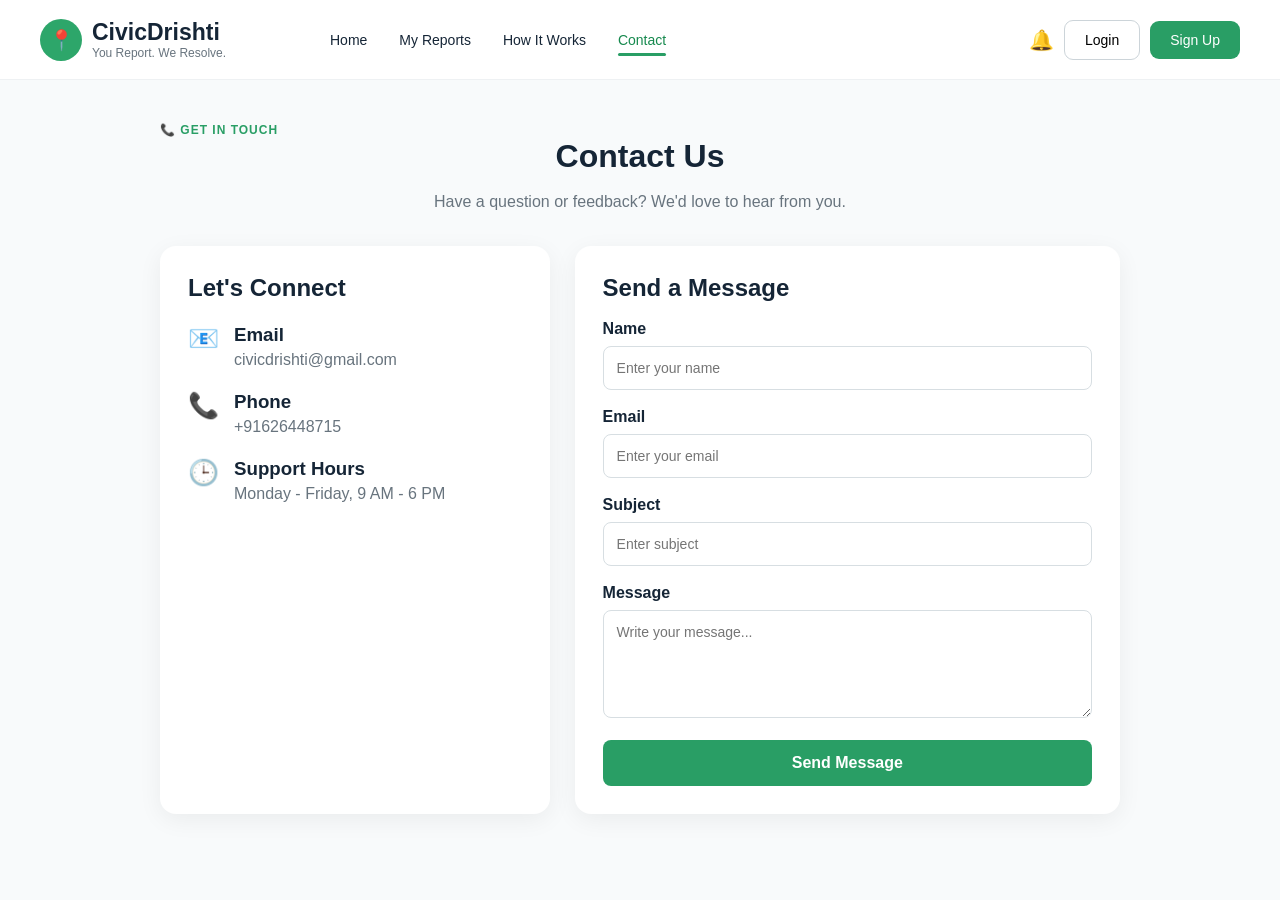
<file: contacts.html>
<!DOCTYPE html>
<html lang="en">

<head>
    <meta charset="UTF-8">
    <meta name="viewport" content="width=device-width,initial-scale=1.0">
    <title>Contact - CivicDrishti</title>
    <link rel="stylesheet" href="style.css">
    <style>
        .contact-page {
            max-width: 1000px;
            margin: 40px auto;
            padding: 0 20px
        }

        .contact-page h1 {
            text-align: center
        }

        .contact-page>p {
            text-align: center;
            color: #68747e;
            margin-bottom: 35px
        }

        .contact-grid {
            display: grid;
            grid-template-columns: 1fr 1.4fr;
            gap: 25px
        }

        .contact-card,
        .contact-form {
            background: white;
            padding: 28px;
            border-radius: 16px;
            box-shadow: 0 6px 25px rgba(0, 0, 0, .06)
        }

        .contact-item {
            display: flex;
            gap: 15px;
            margin: 22px 0
        }

        .contact-icon {
            font-size: 25px
        }

        .contact-item h3 {
            margin: 0 0 5px
        }

        .contact-item p {
            margin: 0;
            color: #68747e
        }

        .form-group {
            margin-bottom: 18px
        }

        .form-group label {
            display: block;
            font-weight: bold;
            margin-bottom: 8px
        }

        .form-group input,
        .form-group textarea {
            width: 100%;
            box-sizing: border-box;
            padding: 13px;
            border: 1px solid #d7dee2;
            border-radius: 8px;
            font-family: inherit;
            font-size: 14px
        }

        .form-group textarea {
            resize: vertical
        }

        .contact-btn {
            width: 100%;
            padding: 14px;
            border: 0;
            border-radius: 8px;
            background: #299e65;
            color: white;
            font-size: 16px;
            font-weight: bold;
            cursor: pointer
        }

        .message {
            display: none;
            margin-top: 15px;
            padding: 12px;
            border-radius: 8px;
            background: #e8f7ee;
            color: #258b55;
            text-align: center
        }

        @media(max-width:700px) {
            .contact-grid {
                grid-template-columns: 1fr
            }
        }
    </style>
</head>

<body>
    <header class="navbar">
        <div class="logo">
            <div class="logo-icon">📍</div>
            <div>
                <h2>CivicDrishti</h2>
                <p>You Report. We Resolve.</p>
            </div>
        </div>
        <nav>
            <a href="index.html">Home</a>
            <a href="myreports.html">My Reports</a>
            <a href="how-it-works.html">How It Works</a>
            <a href="contacts.html" class="active">Contact</a>
        </nav>
        <div class="nav-buttons">
            <button class="notification" onclick="showNotifications()">🔔</button>
            <button class="login-btn" onclick="location.href='login.html'">Login</button>
            <button class="signup-btn" onclick="location.href='signup.html'">Sign Up</button>
        </div>
    </header>
    <main class="contact-page">
        <span class="small-title">📞 GET IN TOUCH</span>
        <h1>Contact <span>Us</span></h1>
        <br>
        <p>Have a question or feedback? We'd love to hear from you.</p>
        <div class="contact-grid">
            <div class="contact-card">
                <h2>Let's Connect</h2>
                <div class="contact-item">
                    <div class="contact-icon">📧</div>
                    <div>
                        <h3>Email</h3>
                        <p>civicdrishti@gmail.com</p>
                    </div>
                </div>
                <div class="contact-item">
                    <div class="contact-icon">📞</div>
                    <div>
                        <h3>Phone</h3>
                        <p>+91626448715</p>
                    </div>
                </div>
                <div class="contact-item">
                    <div class="contact-icon">🕒</div>
                    <div>
                        <h3>Support Hours</h3>
                        <p>Monday - Friday, 9 AM - 6 PM</p>
                    </div>
                </div>
            </div>
            <div class="contact-form">
                <h2>Send a Message</h2>
                <form id="contactForm">
                    <div class="form-group">
                        <br>
                        <label for="name">Name</label>
                        <input type="text" id="name" placeholder="Enter your name" required>
                    </div>
                    <div class="form-group">
                        <label for="email">Email</label>
                        <input type="email" id="email" placeholder="Enter your email" required>
                    </div>
                    <div class="form-group">
                        <label for="subject">Subject</label>
                        <input type="text" id="subject" placeholder="Enter subject" required>
                    </div>
                    <div class="form-group">
                        <label for="messageText">Message</label>
                        <textarea id="messageText" rows="5" placeholder="Write your message..." required></textarea>
                    </div>
                    <button class="contact-btn" type="submit">Send Message</button>
                    <div class="message" id="message"></div>
                </form>
            </div>
        </div>
    </main>
    <script>
        function showNotifications() {
            const reports = JSON.parse(localStorage.getItem("civicReports") || "[]");
            alert(reports.length ? `You have ${reports.length} report${reports.length === 1 ? "" : "s"} saved on this device.` : "You have no reports yet.");
        }

        document.getElementById("contactForm").addEventListener("submit", e => {
            e.preventDefault();
            const message = document.getElementById("message");
            message.textContent = "✅ Your message has been sent successfully!";
            message.style.display = "block";
            document.getElementById("contactForm").reset();
        });
    </script>
</body>

</html>
</file>
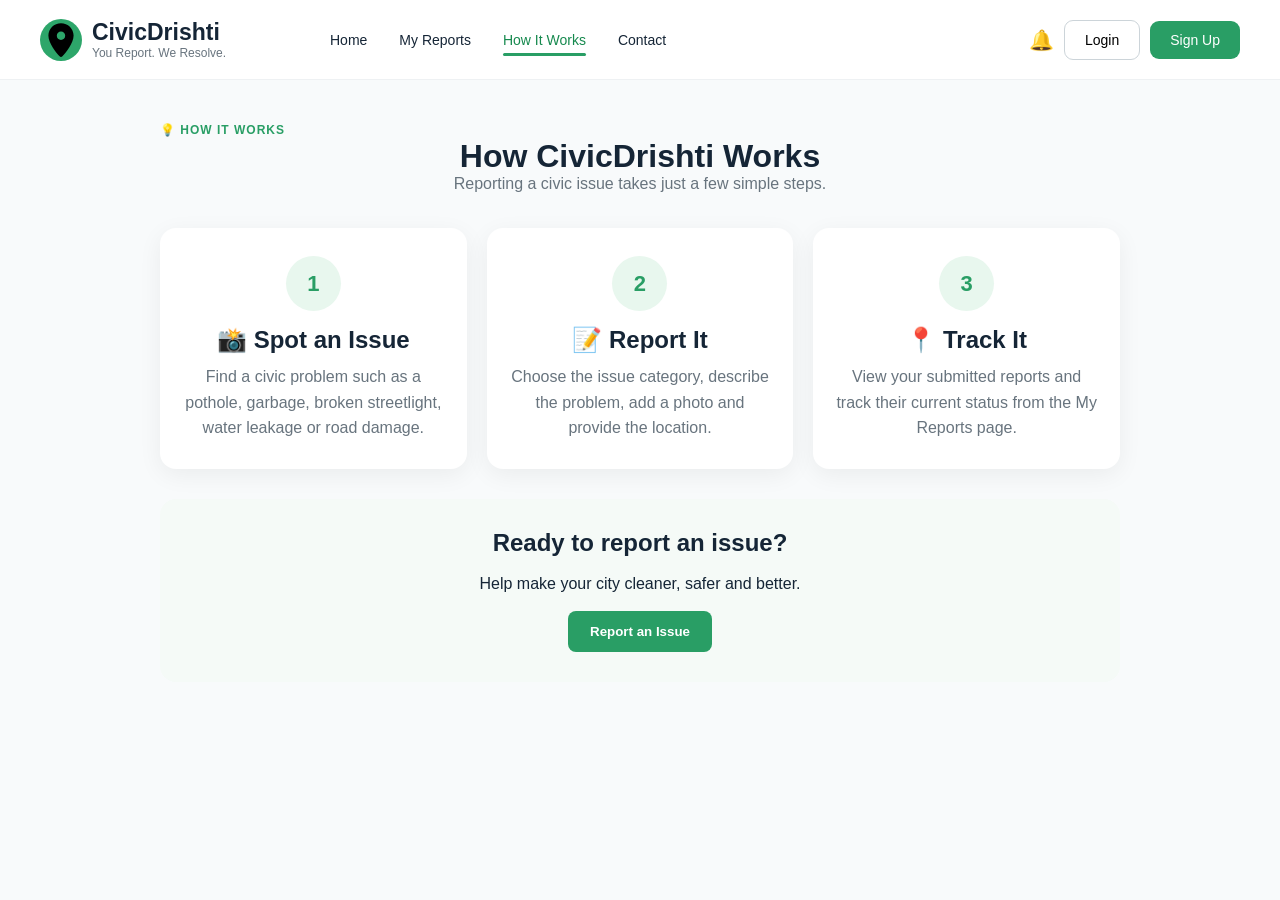
<file: how-it-works.html>
<!DOCTYPE html>
<html lang="en">

<head>
    <meta charset="UTF-8">
    <meta name="viewport" content="width=device-width,initial-scale=1.0">
    <title>How It Works - CivicDrishti</title>
    <link rel="stylesheet" href="style.css">
    <style>
        .how-page {
            max-width: 1000px;
            margin: 40px auto;
            padding: 0 20px
        }

        .how-page h1 {
            text-align: center
        }

        .how-page>p {
            text-align: center;
            color: #68747e;
            margin-bottom: 35px
        }

        .steps {
            display: grid;
            grid-template-columns: repeat(3, 1fr);
            gap: 20px
        }

        .step {
            background: white;
            padding: 28px 22px;
            border-radius: 16px;
            text-align: center;
            box-shadow: 0 6px 25px rgba(0, 0, 0, .06)
        }

        .step-number {
            width: 55px;
            height: 55px;
            border-radius: 50%;
            background: #e8f7ee;
            color: #299e65;
            display: flex;
            align-items: center;
            justify-content: center;
            font-size: 22px;
            font-weight: bold;
            margin: 0 auto 15px
        }

        .step h2 {
            margin: 10px 0
        }

        .step p {
            color: #68747e;
            line-height: 1.6
        }

        .start-box {
            margin-top: 30px;
            background: #f5faf7;
            padding: 30px;
            border-radius: 16px;
            text-align: center
        }

        .start-box button {
            padding: 13px 22px;
            border: 0;
            border-radius: 8px;
            background: #299e65;
            color: white;
            font-weight: bold;
            cursor: pointer
        }

        @media(max-width:700px) {
            .steps {
                grid-template-columns: 1fr
            }
        }
    </style>
</head>

<body>
    <header class="navbar">
        <div class="logo">
            <div class="logo-icon"><svg xmlns="http://www.w3.org/2000/svg" viewBox="0 0 640 640"><!--!Font Awesome Free v7.3.1 by @fontawesome - https://fontawesome.com License - https://fontawesome.com/license/free Copyright 2026 Fonticons, Inc.--><path d="M128 252.6C128 148.4 214 64 320 64C426 64 512 148.4 512 252.6C512 371.9 391.8 514.9 341.6 569.4C329.8 582.2 310.1 582.2 298.3 569.4C248.1 514.9 127.9 371.9 127.9 252.6zM320 320C355.3 320 384 291.3 384 256C384 220.7 355.3 192 320 192C284.7 192 256 220.7 256 256C256 291.3 284.7 320 320 320z"/></svg></div>
            <div>
                <h2>CivicDrishti</h2>
                <p>You Report. We Resolve.</p>
            </div>
        </div>
        <nav>
            <a href="index.html">Home</a>
            <a href="myreports.html">My Reports</a>
            <a href="how-it-works.html" class="active">How It Works</a>
            <a href="contacts.html">Contact</a>
        </nav>
        <div class="nav-buttons">
            <button class="notification" onclick="showNotifications()">🔔</button>
            <button class="login-btn" onclick="location.href='login.html'">Login</button>
            <button class="signup-btn" onclick="location.href='signup.html'">Sign Up</button>
        </div>
    </header>
    <main class="how-page">
        <span class="small-title">💡 HOW IT WORKS</span>
        <h1>How <span>CivicDrishti</span> Works</h1>
        <p>Reporting a civic issue takes just a few simple steps.</p>
        <div class="steps">
            <div class="step">
                <div class="step-number">1</div>
                <h2>📸 Spot an Issue</h2>
                <p>Find a civic problem such as a pothole, garbage, broken streetlight, water leakage or road damage.
                </p>
            </div>
            <div class="step">
                <div class="step-number">2</div>
                <h2>📝 Report It</h2>
                <p>Choose the issue category, describe the problem, add a photo and provide the location.</p>
            </div>
            <div class="step">
                <div class="step-number">3</div>
                <h2>📍 Track It</h2>
                <p>View your submitted reports and track their current status from the My Reports page.</p>
            </div>
        </div>
        <div class="start-box">
            <h2>Ready to report an issue?</h2>
            <br>
            <p>Help make your city cleaner, safer and better.</p>
            <br>
            <button onclick="location.href='report.html'">Report an Issue</button>
        </div>
    </main>
    <script>
        function showNotifications() {
            const reports = JSON.parse(localStorage.getItem("civicReports") || "[]");
            alert(reports.length ? `You have ${reports.length} report${reports.length === 1 ? "" : "s"} saved on this device.` : "You have no reports yet.");
        }
    </script>
</body>

</html>
</file>
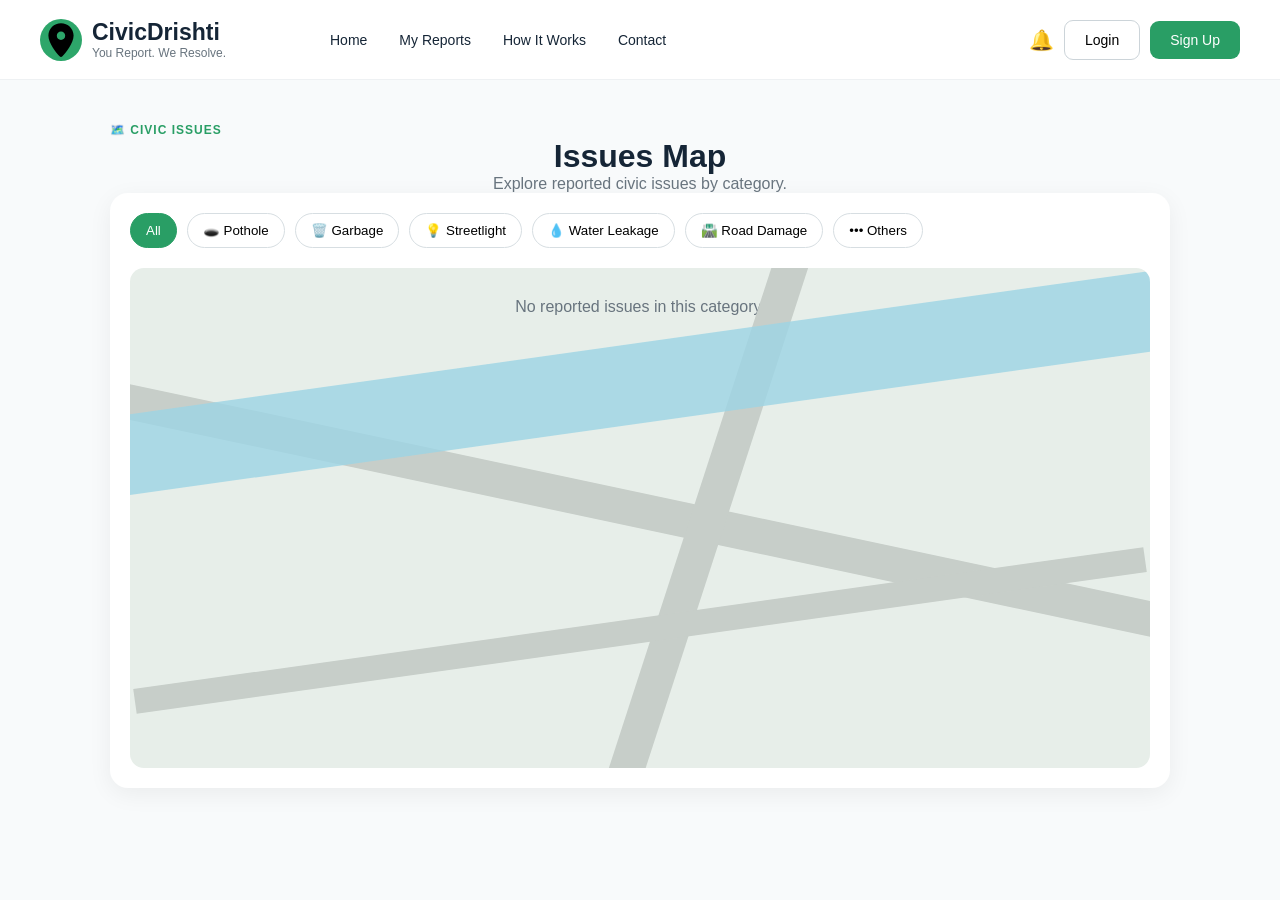
<file: issuesmap.html>
<!DOCTYPE html>
<html lang="en">

<head>
    <meta charset="UTF-8">
    <meta name="viewport" content="width=device-width,initial-scale=1.0">
    <title>Issues Map - CivicDrishti</title>
    <link rel="stylesheet" href="style.css">
    <style>
        .map-page {
            max-width: 1100px;
            margin: 40px auto;
            padding: 0 20px
        }

        .map-page h1 {
            text-align: center
        }

        .map-page>p {
            text-align: center;
            color: #68747e
        }

        .map-wrapper {
            background: white;
            border-radius: 18px;
            padding: 20px;
            box-shadow: 0 6px 25px rgba(0, 0, 0, .06)
        }

        .filters {
            display: flex;
            gap: 10px;
            flex-wrap: wrap;
            margin-bottom: 20px
        }

        .filters button {
            padding: 9px 15px;
            border: 1px solid #d7dee2;
            background: white;
            border-radius: 20px;
            cursor: pointer
        }

        .filters button.active {
            background: #299e65;
            color: white;
            border-color: #299e65
        }

        .big-map {
            height: 500px;
            background: #e7eee9;
            border-radius: 14px;
            position: relative;
            overflow: hidden
        }

        .big-map .road {
            position: absolute;
            background: #c7cec9
        }

        .big-map .road1 {
            width: 120%;
            height: 35px;
            top: 45%;
            left: -10%;
            transform: rotate(12deg)
        }

        .big-map .road2 {
            height: 120%;
            width: 35px;
            left: 55%;
            top: -10%;
            transform: rotate(18deg)
        }

        .big-map .road3 {
            width: 100%;
            height: 25px;
            top: 70%;
            left: 0;
            transform: rotate(-8deg)
        }

        .big-map .river {
            position: absolute;
            width: 130%;
            height: 80px;
            background: #9dd5e5;
            top: 15%;
            left: -15%;
            transform: rotate(-8deg)
        }

        .issue-marker {
            position: absolute;
            font-size: 28px;
            cursor: pointer;
            transform: translate(-50%, -50%);
            z-index: 5
        }

        .map-info {
            margin-top: 15px;
            padding: 15px;
            background: #f5faf7;
            border-radius: 10px;
            display: none
        }

        .map-info h3 {
            margin: 0 0 8px
        }

        .map-info p {
            margin: 5px 0;
            color: #68747e
        }

        .no-issues {
            text-align: center;
            padding: 30px;
            color: #68747e
        }
    </style>
</head>

<body>
    <header class="navbar">
        <div class="logo">
            <div class="logo-icon"><svg xmlns="http://www.w3.org/2000/svg" viewBox="0 0 640 640"><!--!Font Awesome Free v7.3.1 by @fontawesome - https://fontawesome.com License - https://fontawesome.com/license/free Copyright 2026 Fonticons, Inc.--><path d="M128 252.6C128 148.4 214 64 320 64C426 64 512 148.4 512 252.6C512 371.9 391.8 514.9 341.6 569.4C329.8 582.2 310.1 582.2 298.3 569.4C248.1 514.9 127.9 371.9 127.9 252.6zM320 320C355.3 320 384 291.3 384 256C384 220.7 355.3 192 320 192C284.7 192 256 220.7 256 256C256 291.3 284.7 320 320 320z"/></svg></div>
            <div>
                <h2>CivicDrishti</h2>
                <p>You Report. We Resolve.</p>
            </div>
        </div>
        <nav>
            <a href="index.html">Home</a>
            <a href="myreports.html">My Reports</a>
            <a href="how-it-works.html">How It Works</a>
            <a href="contacts.html">Contact</a>
        </nav>
        <div class="nav-buttons">
            <button class="notification" onclick="showNotifications()">🔔</button>
            <button class="login-btn" onclick="location.href='login.html'">Login</button>
            <button class="signup-btn" onclick="location.href='signup.html'">Sign Up</button>
        </div>
    </header>
    <main class="map-page">
        <span class="small-title">🗺️ CIVIC ISSUES</span>
        <h1>Issues <span>Map</span></h1>
        <p>Explore reported civic issues by category.</p>
        <div class="map-wrapper">
            <div class="filters">
                <button class="filter active" data-category="All">All</button>
                <button class="filter" data-category="Pothole">🕳️ Pothole</button>
                <button class="filter" data-category="Garbage">🗑️ Garbage</button>
                <button class="filter" data-category="Streetlight">💡 Streetlight</button>
                <button class="filter" data-category="Water Leakage">💧 Water Leakage</button>
                <button class="filter" data-category="Road Damage">🛣️ Road Damage</button>
                <button class="filter" data-category="Others">••• Others</button>
            </div>
            <div class="big-map" id="issueMap">
                <div class="road road1"></div>
                <div class="road road2"></div>
                <div class="road road3"></div>
                <div class="river"></div>
            </div>
            <div class="map-info" id="mapInfo"></div>
        </div>
    </main>
    <script>
        const icons = { "Pothole": "🕳️", "Garbage": "🗑️", "Streetlight": "💡", "Water Leakage": "💧", "Road Damage": "🛣️", "Others": "•••" };
        const positions = [[20, 55], [35, 35], [52, 65], [68, 45], [82, 62], [45, 22], [75, 25], [25, 75]];

        function getReports() {
            return JSON.parse(localStorage.getItem("civicReports") || "[]");
        }

        function showNotifications() {
            const reports = getReports();
            alert(reports.length ? `You have ${reports.length} report${reports.length === 1 ? "" : "s"} saved on this device.` : "You have no reports yet.");
        }

        function escapeHtml(value) {
            return String(value || "").replace(/[&<>"']/g, c => ({ "&": "&amp;", "<": "&lt;", ">": "&gt;", '"': "&quot;", "'": "&#039;" }[c]));
        }

        function renderMap(category = "All") {
            const map = document.getElementById("issueMap");
            map.querySelectorAll(".issue-marker,.no-issues").forEach(e => e.remove());
            const reports = getReports();
            const visible = reports.filter(r => category === "All" || r.category === category);
            visible.forEach((r, i) => {
                const marker = document.createElement("span");
                const pos = positions[i % positions.length];
                marker.className = "issue-marker";
                marker.textContent = "📍";
                marker.style.left = pos[0] + "%";
                marker.style.top = pos[1] + "%";
                marker.title = r.category;
                marker.onclick = () => {
                    const info = document.getElementById("mapInfo");
                    info.style.display = "block";
                    info.innerHTML = `<h3>${icons[r.category] || "📍"} ${escapeHtml(r.category)}</h3><p>${escapeHtml(r.description)}</p><p>📍 ${escapeHtml(r.address)}</p><p>🟢 Status: ${escapeHtml(r.status)}</p>`;
                };
                map.appendChild(marker);
            });

            if (!visible.length) {
                const empty = document.createElement("div");
                empty.className = "no-issues";
                empty.textContent = "No reported issues in this category.";
                map.appendChild(empty);
            }
        }
        document.querySelectorAll(".filter").forEach(button => {
            button.addEventListener("click", () => {
                document.querySelectorAll(".filter").forEach(b => b.classList.remove("active"));
                button.classList.add("active");
                renderMap(button.dataset.category);
            });
        });
        const params = new URLSearchParams(location.search);
        const selected = params.get("category");
        if (selected) {
            const button = document.querySelector(`[data-category="${CSS.escape(selected)}"]`);
            if (button) button.click();
            else renderMap();
        } else {
            renderMap();
        }
    </script>
</body>
</html>
</file>
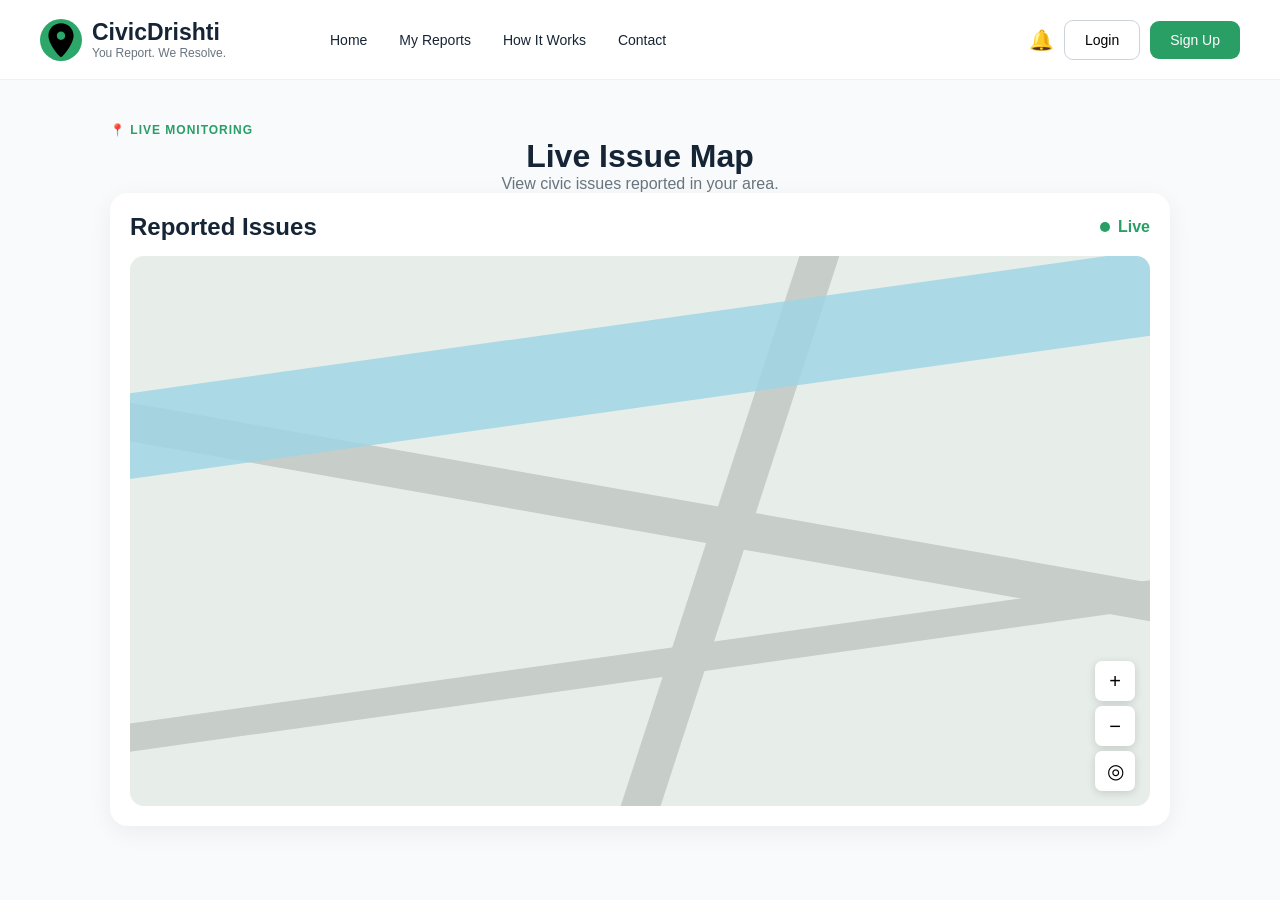
<file: liveissues.html>
<!DOCTYPE html>
<html lang="en">

<head>
    <meta charset="UTF-8">
    <meta name="viewport" content="width=device-width,initial-scale=1.0">
    <title>Live Issue Map - CivicDrishti</title>
    <link rel="stylesheet" href="style.css">
    <style>
        .live-page {
            max-width: 1100px;
            margin: 40px auto;
            padding: 0 20px
        }

        .live-page h1 {
            text-align: center
        }

        .live-page>p {
            text-align: center;
            color: #68747e
        }

        .live-map-box {
            background: white;
            padding: 20px;
            border-radius: 18px;
            box-shadow: 0 6px 25px rgba(0, 0, 0, .06)
        }

        .live-map {
            height: 550px;
            background: #e7eee9;
            border-radius: 14px;
            position: relative;
            overflow: hidden
        }

        .road {
            position: absolute;
            background: #c7cec9
        }

        .road1 {
            width: 120%;
            height: 38px;
            top: 43%;
            left: -10%;
            transform: rotate(10deg)
        }

        .road2 {
            height: 120%;
            width: 38px;
            left: 57%;
            top: -10%;
            transform: rotate(18deg)
        }

        .road3 {
            width: 110%;
            height: 28px;
            top: 72%;
            left: -5%;
            transform: rotate(-8deg)
        }

        .river {
            position: absolute;
            width: 130%;
            height: 85px;
            background: #9dd5e5;
            top: 12%;
            left: -15%;
            transform: rotate(-8deg)
        }

        .live-marker {
            position: absolute;
            font-size: 30px;
            cursor: pointer;
            transform: translate(-50%, -50%);
            z-index: 5
        }

        .live-marker:hover {
            transform: translate(-50%, -50%) scale(1.2)
        }

        .live-title {
            display: flex;
            justify-content: space-between;
            align-items: center;
            margin-bottom: 15px
        }

        .live-title h2 {
            margin: 0
        }

        .live-status {
            display: flex;
            align-items: center;
            gap: 8px;
            color: #299e65;
            font-weight: bold
        }

        .dot {
            width: 10px;
            height: 10px;
            background: #299e65;
            border-radius: 50%;
            display: inline-block
        }

        .info {
            display: none;
            margin-top: 15px;
            padding: 18px;
            background: #f5faf7;
            border-radius: 10px
        }

        .info h3 {
            margin: 0 0 8px
        }

        .info p {
            margin: 6px 0;
            color: #68747e
        }

        .controls {
            position: absolute;
            right: 15px;
            bottom: 15px;
            display: flex;
            flex-direction: column;
            gap: 5px
        }

        .controls button {
            width: 40px;
            height: 40px;
            border: 0;
            background: white;
            border-radius: 7px;
            font-size: 20px;
            cursor: pointer;
            box-shadow: 0 2px 8px rgba(0, 0, 0, .15)
        }
    </style>
</head>

<body>
    <header class="navbar">
        <div class="logo">
            <div class="logo-icon"><svg xmlns="http://www.w3.org/2000/svg" viewBox="0 0 640 640"><!--!Font Awesome Free v7.3.1 by @fontawesome - https://fontawesome.com License - https://fontawesome.com/license/free Copyright 2026 Fonticons, Inc.--><path d="M128 252.6C128 148.4 214 64 320 64C426 64 512 148.4 512 252.6C512 371.9 391.8 514.9 341.6 569.4C329.8 582.2 310.1 582.2 298.3 569.4C248.1 514.9 127.9 371.9 127.9 252.6zM320 320C355.3 320 384 291.3 384 256C384 220.7 355.3 192 320 192C284.7 192 256 220.7 256 256C256 291.3 284.7 320 320 320z"/></svg></div>
            <div>
                <h2>CivicDrishti</h2>
                <p>You Report. We Resolve.</p>
            </div>
        </div>
        <nav>
            <a href="index.html">Home</a>
            <a href="myreports.html">My Reports</a>
            <a href="how-it-works.html">How It Works</a>
            <a href="contacts.html">Contact</a>
        </nav>
        <div class="nav-buttons">
            <button class="notification" onclick="showNotifications()">🔔</button>
            <button class="login-btn" onclick="location.href='login.html'">Login</button>
            <button class="signup-btn" onclick="location.href='signup.html'">Sign Up</button>
        </div>
    </header>
    <main class="live-page">
        <span class="small-title">📍 LIVE MONITORING</span>
        <h1>Live Issue <span>Map</span></h1>
        <p>View civic issues reported in your area.</p>
        <div class="live-map-box">
            <div class="live-title">
                <h2>Reported Issues</h2>
                <div class="live-status"><span class="dot"></span>Live</div>
            </div>
            <div class="live-map" id="liveMap">
                <div class="road road1"></div>
                <div class="road road2"></div>
                <div class="road road3"></div>
                <div class="river"></div>
                <div class="controls">
                    <button id="zoomIn">+</button>
                    <button id="zoomOut">−</button>
                    <button id="locate">◎</button>
                </div>
            </div>
            <div class="info" id="info"></div>
        </div>
    </main>
    <script>
        const icons = { "Pothole": "🕳️", "Garbage": "🗑️", "Streetlight": "💡", "Water Leakage": "💧", "Road Damage": "🛣️", "Others": "•••" };
        const positions = [[18, 55], [32, 35], [48, 65], [65, 43], [80, 62], [43, 23], [73, 25], [25, 75], [58, 30], [87, 40]];

        function getReports() {
            return JSON.parse(localStorage.getItem("civicReports") || "[]");
        }

        function showNotifications() {
            const reports = getReports();
            alert(reports.length ? `You have ${reports.length} report${reports.length === 1 ? "" : "s"} saved on this device.` : "You have no reports yet.");
        }

        function escapeHtml(value) {
            return String(value || "").replace(/[&<>"']/g, c => ({ "&": "&amp;", "<": "&lt;", ">": "&gt;", '"': "&quot;", "'": "&#039;" }[c]));
        }
        function renderMarkers() {
            const map = document.getElementById("liveMap");
            map.querySelectorAll(".live-marker").forEach(e => e.remove());
            const reports = getReports();
            reports.forEach((r, i) => {
                const marker = document.createElement("span");
                const pos = positions[i % positions.length];
                marker.className = "live-marker";
                marker.textContent = "📍";
                marker.style.left = pos[0] + "%";
                marker.style.top = pos[1] + "%";
                marker.title = r.category;
                marker.onclick = () => {
                    const info = document.getElementById("info");
                    info.style.display = "block";
                    info.innerHTML = `<h3>${icons[r.category] || "📍"} ${escapeHtml(r.category)}</h3><p>${escapeHtml(r.description)}</p><p>📍 ${escapeHtml(r.address)}</p><p>🕒 ${escapeHtml(r.createdAt)}</p><p>🟢 Status: ${escapeHtml(r.status)}</p>`;
                };
                map.appendChild(marker);
            });
        }
        let scale = 1;
        const map = document.getElementById("liveMap");
        document.getElementById("zoomIn").onclick = () => {
            scale = Math.min(scale + .1, 1.5);
            map.style.transform = `scale(${scale})`;
        };
        document.getElementById("zoomOut").onclick = () => {
            scale = Math.max(scale - .1, .7);
            map.style.transform = `scale(${scale})`;
        };
        document.getElementById("locate").onclick = () => {
            if (!navigator.geolocation) {
                alert("Geolocation is not supported by your browser.");
                return;
            }
            navigator.geolocation.getCurrentPosition(
                p => alert(`Your location was found!\n\nLatitude: ${p.coords.latitude.toFixed(6)}\nLongitude: ${p.coords.longitude.toFixed(6)}`),
                () => alert("Unable to get your location.")
            );
        };
        renderMarkers();
    </script>
</body>
</html>
</file>
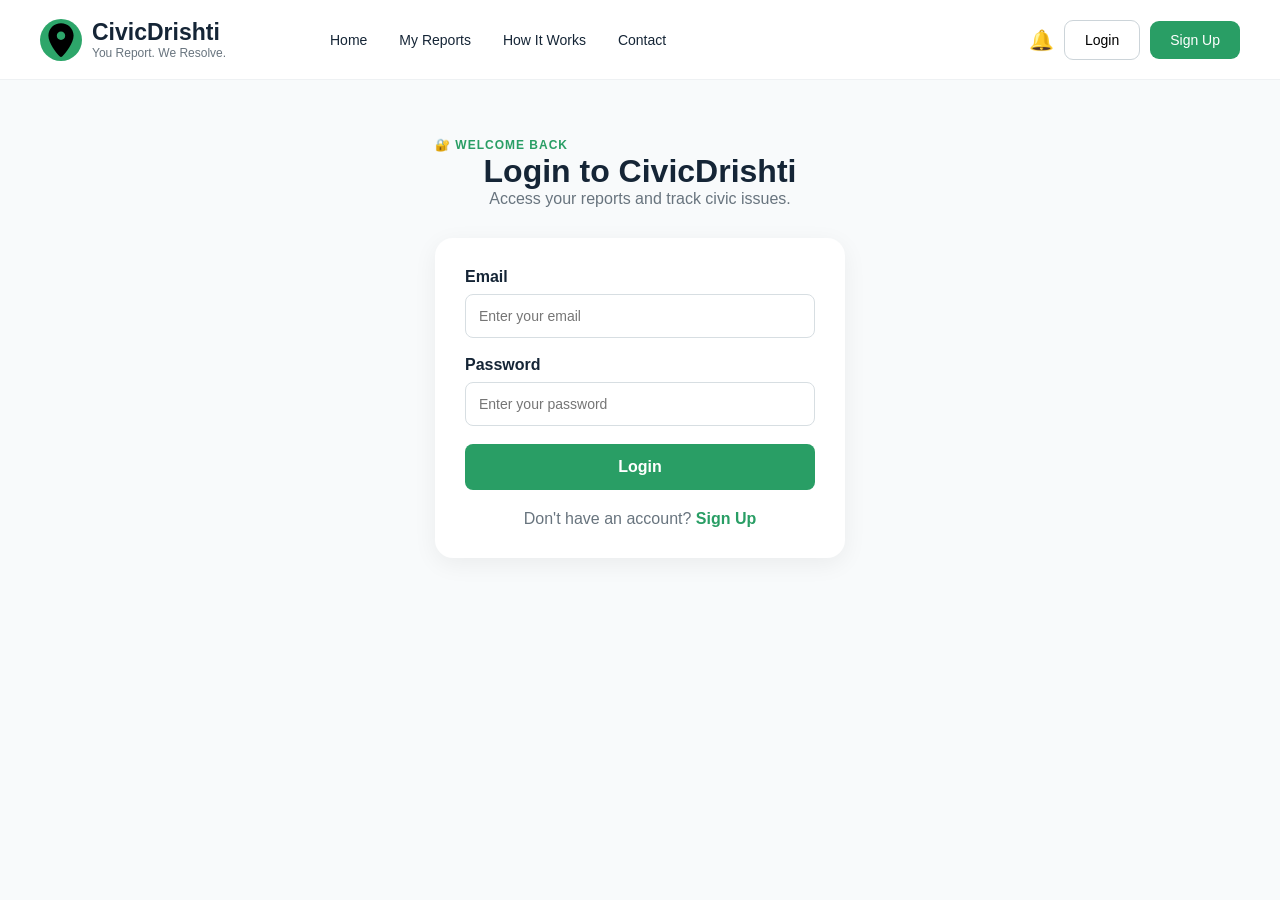
<file: login.html>
<!DOCTYPE html>
<html lang="en">

<head>
    <meta charset="UTF-8">
    <meta name="viewport" content="width=device-width,initial-scale=1.0">
    <title>Login - CivicDrishti</title>
    <link rel="stylesheet" href="style.css">
    <style>
        .auth-page {
            max-width: 450px;
            margin: 55px auto;
            padding: 0 20px
        }

        .auth-page h1 {
            text-align: center
        }

        .auth-page>p {
            text-align: center;
            color: #68747e;
            margin-bottom: 30px
        }

        .auth-card {
            background: white;
            padding: 30px;
            border-radius: 18px;
            box-shadow: 0 6px 25px rgba(0, 0, 0, .06)
        }

        .form-group {
            margin-bottom: 18px
        }

        .form-group label {
            display: block;
            font-weight: bold;
            margin-bottom: 8px
        }

        .form-group input {
            width: 100%;
            box-sizing: border-box;
            padding: 13px;
            border: 1px solid #d7dee2;
            border-radius: 8px;
            font-size: 14px
        }

        .auth-btn {
            width: 100%;
            padding: 14px;
            border: 0;
            border-radius: 8px;
            background: #299e65;
            color: white;
            font-size: 16px;
            font-weight: bold;
            cursor: pointer
        }

        .switch {
            text-align: center;
            margin-top: 20px;
            color: #68747e
        }

        .switch a {
            color: #299e65;
            font-weight: bold;
            text-decoration: none
        }

        .message {
            display: none;
            margin-top: 15px;
            padding: 12px;
            border-radius: 8px;
            text-align: center
        }
    </style>
</head>

<body>
    <header class="navbar">
        <div class="logo">
            <div class="logo-icon"><svg xmlns="http://www.w3.org/2000/svg" viewBox="0 0 640 640"><!--!Font Awesome Free v7.3.1 by @fontawesome - https://fontawesome.com License - https://fontawesome.com/license/free Copyright 2026 Fonticons, Inc.--><path d="M128 252.6C128 148.4 214 64 320 64C426 64 512 148.4 512 252.6C512 371.9 391.8 514.9 341.6 569.4C329.8 582.2 310.1 582.2 298.3 569.4C248.1 514.9 127.9 371.9 127.9 252.6zM320 320C355.3 320 384 291.3 384 256C384 220.7 355.3 192 320 192C284.7 192 256 220.7 256 256C256 291.3 284.7 320 320 320z"/></svg></div>
            <div>
                <h2>CivicDrishti</h2>
                <p>You Report. We Resolve.</p>
            </div>
        </div>
        <nav>
            <a href="index.html">Home</a>
            <a href="myreports.html">My Reports</a>
            <a href="how-it-works.html">How It Works</a>
            <a href="contacts.html">Contact</a>
        </nav>
        <div class="nav-buttons">
            <button class="notification" onclick="showNotifications()">🔔</button>
            <button class="login-btn">Login</button>
            <button class="signup-btn" onclick="location.href='signup.html'">Sign Up</button>
        </div>
    </header>
    <main class="auth-page">
        <span class="small-title">🔐 WELCOME BACK</span>
        <h1>Login to <span>CivicDrishti</span></h1>
        <p>Access your reports and track civic issues.</p>
        <div class="auth-card">
            <form id="loginForm">
                <div class="form-group">
                    <label for="email">Email</label>
                    <input type="email" id="email" placeholder="Enter your email" required>
                </div>
                <div class="form-group">
                    <label for="password">Password</label>
                    <input type="password" id="password" placeholder="Enter your password" required>
                </div>
                <button class="auth-btn" type="submit">Login</button>
                <div class="message" id="message"></div>
            </form>
            <div class="switch">Don't have an account? <a href="signup.html">Sign Up</a></div>
        </div>
    </main>
    <script>
        function showNotifications() {
            const reports = JSON.parse(localStorage.getItem("civicReports") || "[]");
            alert(reports.length ? `You have ${reports.length} report${reports.length === 1 ? "" : "s"} saved on this device.` : "You have no reports yet.");
        }
        document.getElementById("loginForm").addEventListener("submit", e => {
            e.preventDefault();
            const email = document.getElementById("email").value.trim().toLowerCase();
            const password = document.getElementById("password").value;
            const users = JSON.parse(localStorage.getItem("civicUsers") || "[]");
            const user = users.find(u => u.email === email && u.password === password);
            const message = document.getElementById("message");
            message.style.display = "block";
            if (!user) {
                message.textContent = "❌ Invalid email or password.";
                message.style.background = "#fdecec";
                message.style.color = "#c44";
                return;
            }
            localStorage.setItem("civicLoggedIn", "true");
            localStorage.setItem("civicCurrentUser", JSON.stringify(user));
            message.textContent = "✅ Login successful!";
            message.style.background = "#e8f7ee";
            message.style.color = "#258b55";
            setTimeout(() => location.href = "index.html", 800);
        });
    </script>
</body>

</html>
</file>
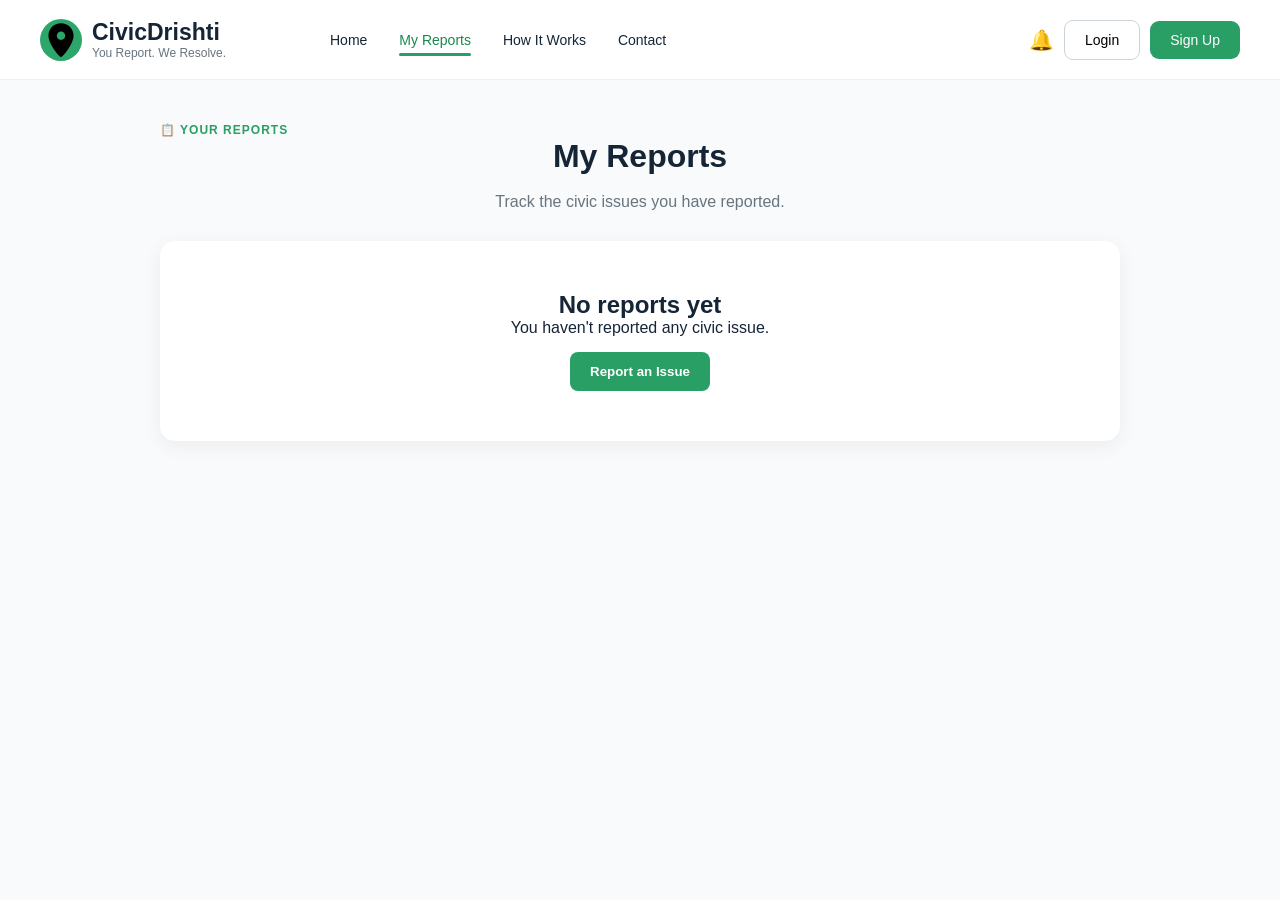
<file: myreports.html>
<!DOCTYPE html>
<html lang="en">

<head>
    <meta charset="UTF-8">
    <meta name="viewport" content="width=device-width,initial-scale=1.0">
    <title>My Reports - CivicDrishti</title>
    <link rel="stylesheet" href="style.css">
    <style>
        .reports-page {
            max-width: 1000px;
            margin: 40px auto;
            padding: 0 20px
        }

        .reports-page h1 {
            text-align: center
        }

        .reports-page>p {
            text-align: center;
            color: #68747e;
            margin-bottom: 30px
        }

        .reports-container {
            display: grid;
            gap: 18px
        }

        .report-card {
            background: white;
            border-radius: 15px;
            padding: 20px;
            box-shadow: 0 5px 20px rgba(0, 0, 0, .06);
            display: flex;
            gap: 20px
        }

        .report-photo {
            width: 150px;
            height: 120px;
            border-radius: 10px;
            object-fit: cover;
            background: #eef4f0;
            display: flex;
            align-items: center;
            justify-content: center;
            font-size: 40px
        }

        .report-details {
            flex: 1
        }

        .report-details h3 {
            margin: 0 0 8px
        }

        .report-details p {
            margin: 7px 0;
            color: #68747e
        }

        .report-status {
            display: inline-block;
            padding: 6px 12px;
            border-radius: 20px;
            background: #e8f7ee;
            color: #258b55;
            font-size: 13px;
            font-weight: bold
        }

        .empty {
            text-align: center;
            background: white;
            padding: 50px 20px;
            border-radius: 15px;
            box-shadow: 0 5px 20px rgba(0, 0, 0, .06)
        }

        .empty button {
            margin-top: 15px;
            padding: 12px 20px;
            border: 0;
            border-radius: 8px;
            background: #299e65;
            color: white;
            font-weight: bold;
            cursor: pointer
        }

        .delete-btn {
            margin-top: 10px;
            padding: 7px 12px;
            border: 0;
            border-radius: 6px;
            background: #f3eeee;
            color: #c44;
            cursor: pointer
        }
    </style>
</head>
<body>
    <header class="navbar">
        <div class="logo">
            <div class="logo-icon"><svg xmlns="http://www.w3.org/2000/svg" viewBox="0 0 640 640"><!--!Font Awesome Free v7.3.1 by @fontawesome - https://fontawesome.com License - https://fontawesome.com/license/free Copyright 2026 Fonticons, Inc.--><path d="M128 252.6C128 148.4 214 64 320 64C426 64 512 148.4 512 252.6C512 371.9 391.8 514.9 341.6 569.4C329.8 582.2 310.1 582.2 298.3 569.4C248.1 514.9 127.9 371.9 127.9 252.6zM320 320C355.3 320 384 291.3 384 256C384 220.7 355.3 192 320 192C284.7 192 256 220.7 256 256C256 291.3 284.7 320 320 320z"/></svg></div>
            <div>
                <h2>CivicDrishti</h2>
                <p>You Report. We Resolve.</p>
            </div>
        </div>
        <nav>
            <a href="index.html">Home</a>
            <a href="myreports.html" class="active">My Reports</a>
            <a href="how-it-works.html">How It Works</a>
            <a href="contacts.html">Contact</a>
        </nav>
        <div class="nav-buttons">
            <button class="notification" onclick="showNotifications()">🔔</button>
            <button class="login-btn" onclick="location.href='login.html'">Login</button>
            <button class="signup-btn" onclick="location.href='signup.html'">Sign Up</button>
        </div>
    </header>
    <main class="reports-page">
        <span class="small-title">📋 YOUR REPORTS</span>
        <h1>My <span>Reports</span></h1>
        <br>
        <p>Track the civic issues you have reported.</p>
        <div class="reports-container" id="reportsContainer"></div>
    </main>
    <script>
        function getReports() {
            return JSON.parse(localStorage.getItem("civicReports") || "[]");
        }

        function showNotifications() {
            const reports = getReports();
            alert(reports.length ? `You have ${reports.length} report${reports.length === 1 ? "" : "s"} saved on this device.` : "You have no reports yet.");
        }
        function iconFor(category) {
            const icons = { "Pothole": "🕳️", "Garbage": "🗑️", "Streetlight": "💡", "Water Leakage": "💧", "Road Damage": "🛣️", "Others": "•••" };
            return icons[category] || "📍";
        }
        function escapeHtml(value) {
            return String(value || "").replace(/[&<>"']/g, c => ({ "&": "&amp;", "<": "&lt;", ">": "&gt;", '"': "&quot;", "'": "&#039;" }[c]));
        }

        function renderReports() {
            const container = document.getElementById("reportsContainer");
            const reports = getReports();

            if (!reports.length) {
                container.innerHTML = `<div class="empty"><h2>No reports yet</h2><p>You haven't reported any civic issue.</p><button onclick="location.href='report.html'">Report an Issue</button></div>`;
                return;
            }
            container.innerHTML = reports.map(r => {
                const image = r.photo ? `<img class="report-photo" src="${r.photo}" alt="Issue photo">` : `<div class="report-photo">${iconFor(r.category)}</div>`;
                return `<div class="report-card">${image}<div class="report-details"><h3>${escapeHtml(r.category)}</h3><p>📝 ${escapeHtml(r.description)}</p><p>📍 ${escapeHtml(r.address)}</p><p>🕒 ${escapeHtml(r.createdAt)}</p><span class="report-status">${escapeHtml(r.status)}</span><br><button class="delete-btn" onclick="deleteReport(${r.id})">Delete Report</button></div></div>`;
            }).join("");
        }
        function deleteReport(id) {
            if (!confirm("Delete this report?")) return;
            const reports = getReports().filter(r => r.id !== id);
            localStorage.setItem("civicReports", JSON.stringify(reports));
            renderReports();
        }
        renderReports();
    </script>
</body>

</html>
</file>
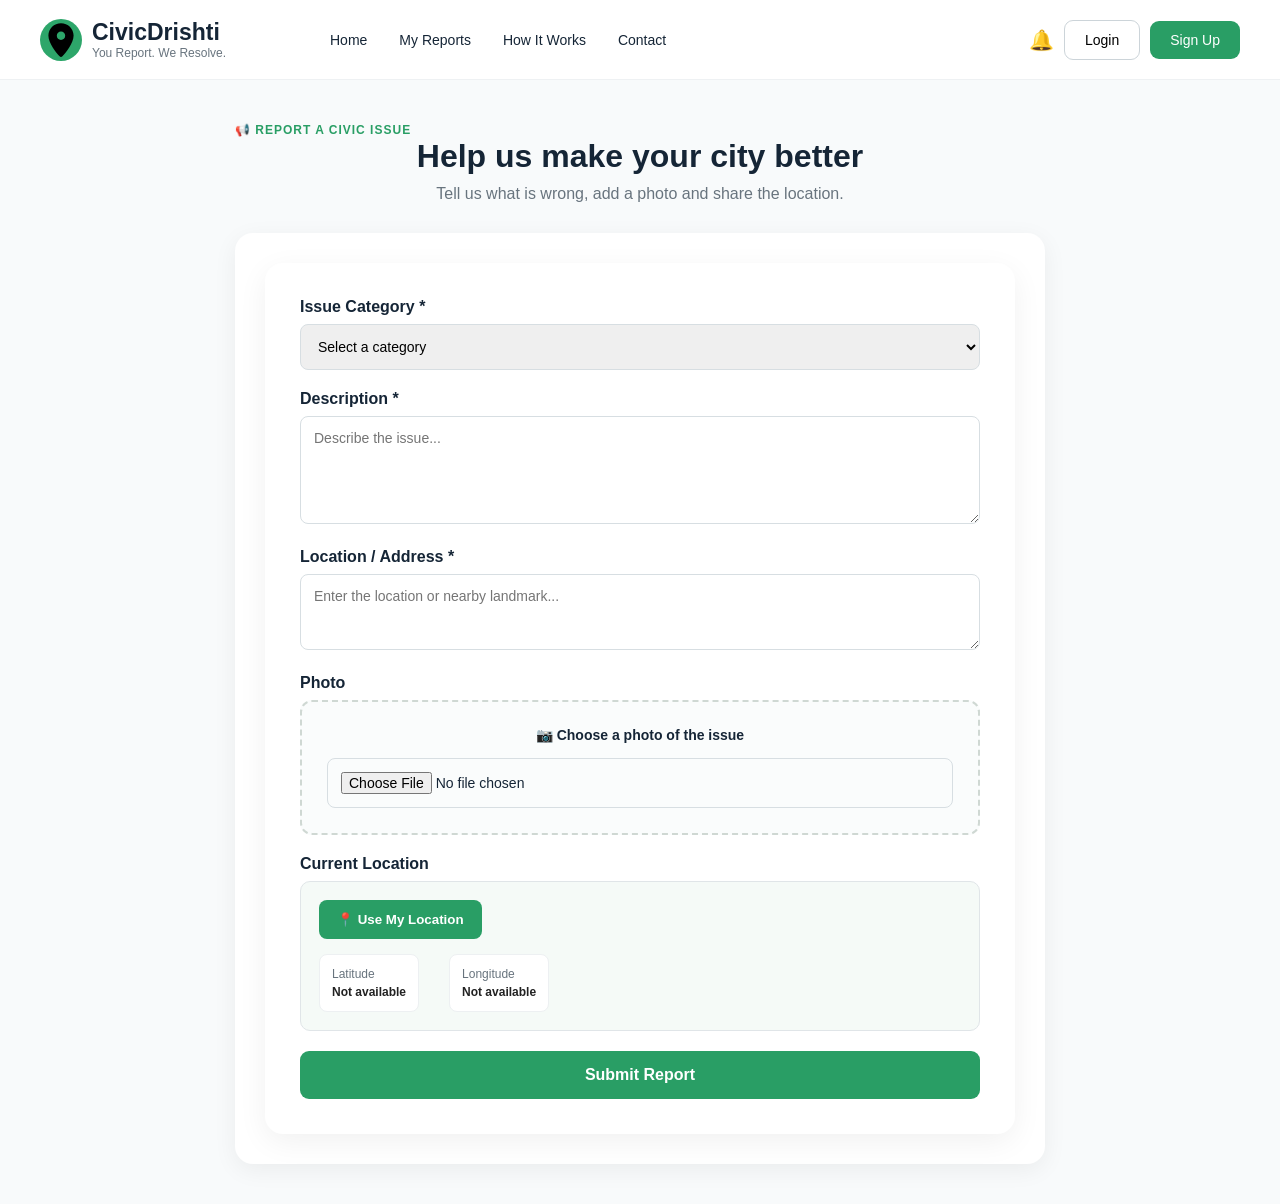
<file: report.html>
<!DOCTYPE html>
<html lang="en">

<head>
    <meta charset="UTF-8">
    <meta name="viewport" content="width=device-width,initial-scale=1.0">
    <title>Report an Issue - CivicDrishti</title>
    <link rel="stylesheet" href="style.css">
    <style>
        .report-page {
            max-width: 850px;
            margin: 40px auto;
            padding: 0 20px
        }

        .report-page h1 {
            text-align: center
        }

        .report-page>p {
            text-align: center;
            color: #68747e;
            margin: 10px 0 30px
        }

        .form-card {
            background: white;
            padding: 30px;
            border-radius: 18px;
            box-shadow: 0 6px 25px rgba(0, 0, 0, .06)
        }

        .form-group {
            margin-bottom: 20px
        }

        .form-group label {
            display: block;
            font-weight: bold;
            margin-bottom: 8px
        }

        .form-group input,
        .form-group select,
        .form-group textarea {
            width: 100%;
            padding: 13px;
            border: 1px solid #d7dee2;
            border-radius: 8px;
            font-family: inherit;
            font-size: 14px;
            box-sizing: border-box
        }

        .form-group textarea {
            resize: vertical
        }

        .upload-box {
            border: 2px dashed #cfd8d3;
            border-radius: 12px;
            padding: 25px;
            text-align: center
        }

        .upload-box input {
            margin-top: 15px
        }

        .preview {
            display: none;
            max-width: 250px;
            max-height: 180px;
            margin: 15px auto 0;
            border-radius: 10px
        }

        .location-box {
            background: #f5faf7;
            padding: 18px;
            border-radius: 10px
        }

        .location-box button {
            padding: 10px 15px;
            border: 0;
            border-radius: 7px;
            background: #299e65;
            color: white;
            cursor: pointer
        }

        .coordinates {
            display: flex;
            gap: 30px;
            margin-top: 15px
        }

        .coordinates p {
            margin: 0;
            color: #68747e
        }

        .coordinates span {
            display: block;
            color: #222;
            font-weight: bold;
            margin-top: 4px
        }

        .submit-btn {
            width: 100%;
            padding: 15px;
            border: 0;
            border-radius: 9px;
            background: #299e65;
            color: white;
            font-size: 16px;
            font-weight: bold;
            cursor: pointer
        }

        .success {
            display: none;
            background: #e8f7ee;
            color: #258b55;
            padding: 14px;
            border-radius: 9px;
            margin-top: 18px;
            text-align: center
        }
    </style>
</head>

<body>
    <header class="navbar">
        <div class="logo">
            <div class="logo-icon"><svg xmlns="http://www.w3.org/2000/svg" viewBox="0 0 640 640"><!--!Font Awesome Free v7.3.1 by @fontawesome - https://fontawesome.com License - https://fontawesome.com/license/free Copyright 2026 Fonticons, Inc.--><path d="M128 252.6C128 148.4 214 64 320 64C426 64 512 148.4 512 252.6C512 371.9 391.8 514.9 341.6 569.4C329.8 582.2 310.1 582.2 298.3 569.4C248.1 514.9 127.9 371.9 127.9 252.6zM320 320C355.3 320 384 291.3 384 256C384 220.7 355.3 192 320 192C284.7 192 256 220.7 256 256C256 291.3 284.7 320 320 320z"/></svg></div>
            <div>
                <h2>CivicDrishti</h2>
                <p>You Report. We Resolve.</p>
            </div>
        </div>
        <nav>
            <a href="index.html">Home</a>
            <a href="myreports.html">My Reports</a>
            <a href="how-it-works.html">How It Works</a>
            <a href="contacts.html">Contact</a>
        </nav>
        <div class="nav-buttons">
            <button class="notification" onclick="showNotifications()">🔔</button>
            <button class="login-btn" onclick="location.href='login.html'">Login</button>
            <button class="signup-btn" onclick="location.href='signup.html'">Sign Up</button>
        </div>
    </header>
    <main class="report-page">
        <span class="small-title">📢 REPORT A CIVIC ISSUE</span>
        <h1>Help us make your <span>city better</span></h1>
        <p>Tell us what is wrong, add a photo and share the location.</p>
        <div class="form-card">
            <form id="reportForm">
                <div class="form-group">
                    <label for="category">Issue Category *</label>
                    <select id="category" required>
                        <option value="">Select a category</option>
                        <option value="Pothole">Pothole</option>
                        <option value="Garbage">Garbage</option>
                        <option value="Streetlight">Streetlight</option>
                        <option value="Water Leakage">Water Leakage</option>
                        <option value="Road Damage">Road Damage</option>
                        <option value="Others">Others</option>
                    </select>
                </div>
                <div class="form-group">
                    <label for="description">Description *</label>
                    <textarea id="description" rows="5" placeholder="Describe the issue..." required></textarea>
                </div>
                <div class="form-group">
                    <label for="address">Location / Address *</label>
                    <textarea id="address" rows="3" placeholder="Enter the location or nearby landmark..."
                        required></textarea>
                </div>
                <div class="form-group">
                    <label for="photo">Photo</label>
                    <div class="upload-box">
                        <p>📷 Choose a photo of the issue</p>
                        <input id="photo" type="file" accept="image/*">
                        <img id="preview" class="preview" alt="Selected issue photo">
                    </div>
                </div>
                <div class="form-group">
                    <label>Current Location</label>
                    <div class="location-box">
                        <button type="button" id="locationButton">📍 Use My Location</button>
                        <div class="coordinates">
                            <p>Latitude<span id="latitude">Not available</span></p>
                            <p>Longitude<span id="longitude">Not available</span></p>
                        </div>
                    </div>
                </div>
                <button class="submit-btn" type="submit">Submit Report</button>
                <div class="success" id="successMessage"></div>
            </form>
        </div>
    </main>
    <script>
        let selectedPhoto = "";
        let latitude = "";
        let longitude = "";

        const photo = document.getElementById("photo");
        const preview = document.getElementById("preview");

        photo.addEventListener("change", () => {
            const file = photo.files[0];
            if (!file) return;
            const reader = new FileReader();
            reader.onload = e => {
                selectedPhoto = e.target.result;
                preview.src = selectedPhoto;
                preview.style.display = "block";
            };
            reader.readAsDataURL(file);
        });

        document.getElementById("locationButton").addEventListener("click", () => {
            if (!navigator.geolocation) {
                alert("Geolocation is not supported by your browser.");
                return;
            }
            navigator.geolocation.getCurrentPosition(
                position => {
                    latitude = position.coords.latitude.toFixed(6);
                    longitude = position.coords.longitude.toFixed(6);
                    document.getElementById("latitude").textContent = latitude;
                    document.getElementById("longitude").textContent = longitude;
                },
                () => {
                    alert("Unable to get your location. Please enter the address manually.");
                }
            );
        });
        document.getElementById("reportForm").addEventListener("submit", e => {
            e.preventDefault();
            const report = {
                id: Date.now(),
                category: document.getElementById("category").value,
                description: document.getElementById("description").value.trim(),
                address: document.getElementById("address").value.trim(),
                photo: selectedPhoto,
                latitude: latitude,
                longitude: longitude,
                status: "Reported",
                createdAt: new Date().toLocaleString()
            };

            const reports = JSON.parse(localStorage.getItem("civicReports") || "[]");
            reports.unshift(report);
            localStorage.setItem("civicReports", JSON.stringify(reports));
            document.getElementById("successMessage").textContent = "✅ Report submitted successfully! Report ID: CD-" + String(report.id).slice(-6);
            document.getElementById("successMessage").style.display = "block";
            document.getElementById("reportForm").reset();
            selectedPhoto = "";
            latitude = "";
            longitude = "";
            preview.src = "";
            preview.style.display = "none";
            document.getElementById("latitude").textContent = "Not available";
            document.getElementById("longitude").textContent = "Not available";
            setTimeout(() => location.href = "myreports.html", 1500);
        });
    </script>
</body>

</html>
</file>
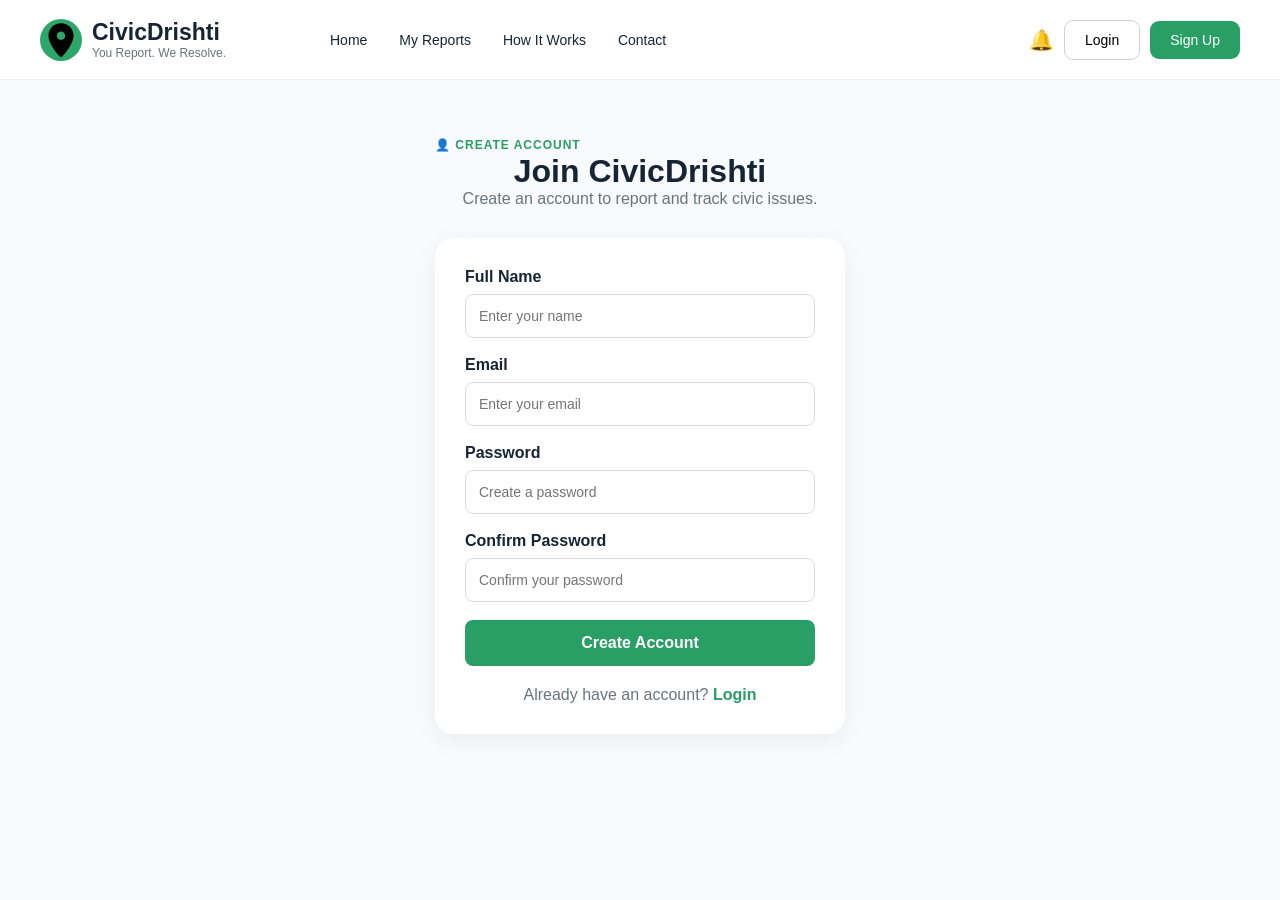
<file: signup.html>
<!DOCTYPE html>
<html lang="en">

<head>
    <meta charset="UTF-8">
    <meta name="viewport" content="width=device-width,initial-scale=1.0">
    <title>Sign Up - CivicDrishti</title>
    <link rel="stylesheet" href="style.css">
    <style>
        .auth-page {
            max-width: 450px;
            margin: 55px auto;
            padding: 0 20px
        }

        .auth-page h1 {
            text-align: center
        }

        .auth-page>p {
            text-align: center;
            color: #68747e;
            margin-bottom: 30px
        }

        .auth-card {
            background: white;
            padding: 30px;
            border-radius: 18px;
            box-shadow: 0 6px 25px rgba(0, 0, 0, .06)
        }

        .form-group {
            margin-bottom: 18px
        }

        .form-group label {
            display: block;
            font-weight: bold;
            margin-bottom: 8px
        }

        .form-group input {
            width: 100%;
            box-sizing: border-box;
            padding: 13px;
            border: 1px solid #d7dee2;
            border-radius: 8px;
            font-size: 14px
        }

        .auth-btn {
            width: 100%;
            padding: 14px;
            border: 0;
            border-radius: 8px;
            background: #299e65;
            color: white;
            font-size: 16px;
            font-weight: bold;
            cursor: pointer
        }

        .switch {
            text-align: center;
            margin-top: 20px;
            color: #68747e
        }

        .switch a {
            color: #299e65;
            font-weight: bold;
            text-decoration: none
        }

        .message {
            display: none;
            margin-top: 15px;
            padding: 12px;
            border-radius: 8px;
            text-align: center
        }
    </style>
</head>

<body>
    <header class="navbar">
        <div class="logo">
            <div class="logo-icon"><svg xmlns="http://www.w3.org/2000/svg" viewBox="0 0 640 640"><!--!Font Awesome Free v7.3.1 by @fontawesome - https://fontawesome.com License - https://fontawesome.com/license/free Copyright 2026 Fonticons, Inc.--><path d="M128 252.6C128 148.4 214 64 320 64C426 64 512 148.4 512 252.6C512 371.9 391.8 514.9 341.6 569.4C329.8 582.2 310.1 582.2 298.3 569.4C248.1 514.9 127.9 371.9 127.9 252.6zM320 320C355.3 320 384 291.3 384 256C384 220.7 355.3 192 320 192C284.7 192 256 220.7 256 256C256 291.3 284.7 320 320 320z"/></svg></div>
            <div>
                <h2>CivicDrishti</h2>
                <p>You Report. We Resolve.</p>
            </div>
        </div>
        <nav>
            <a href="index.html">Home</a>
            <a href="myreports.html">My Reports</a>
            <a href="how-it-works.html">How It Works</a>
            <a href="contacts.html">Contact</a>
        </nav>
        <div class="nav-buttons">
            <button class="notification" onclick="showNotifications()">🔔</button>
            <button class="login-btn" onclick="location.href='login.html'">Login</button>
            <button class="signup-btn">Sign Up</button>
        </div>
    </header>
    <main class="auth-page">
        <span class="small-title">👤 CREATE ACCOUNT</span>
        <h1>Join <span>CivicDrishti</span></h1>
        <p>Create an account to report and track civic issues.</p>
        <div class="auth-card">
            <form id="signupForm">
                <div class="form-group">
                    <label for="name">Full Name</label>
                    <input type="text" id="name" placeholder="Enter your name" required>
                </div>
                <div class="form-group">
                    <label for="email">Email</label>
                    <input type="email" id="email" placeholder="Enter your email" required>
                </div>
                <div class="form-group">
                    <label for="password">Password</label>
                    <input type="password" id="password" placeholder="Create a password" minlength="6" required>
                </div>
                <div class="form-group">
                    <label for="confirmPassword">Confirm Password</label>
                    <input type="password" id="confirmPassword" placeholder="Confirm your password" minlength="6"
                        required>
                </div>
                <button class="auth-btn" type="submit">Create Account</button>
                <div class="message" id="message"></div>
            </form>
            <div class="switch">Already have an account? <a href="login.html">Login</a></div>
        </div>
    </main>
    <script>
        function showNotifications() {
            const reports = JSON.parse(localStorage.getItem("civicReports") || "[]");
            alert(reports.length ? `You have ${reports.length} report${reports.length === 1 ? "" : "s"} saved on this device.` : "You have no reports yet.");
        }

        document.getElementById("signupForm").addEventListener("submit", e => {
            e.preventDefault();
            const name = document.getElementById("name").value.trim();
            const email = document.getElementById("email").value.trim().toLowerCase();
            const password = document.getElementById("password").value;
            const confirmPassword = document.getElementById("confirmPassword").value;
            const message = document.getElementById("message");
            message.style.display = "block";

            if (password !== confirmPassword) {
                message.textContent = "❌ Passwords do not match.";
                message.style.background = "#fdecec";
                message.style.color = "#c44";
                return;
            }
            const users = JSON.parse(localStorage.getItem("civicUsers") || "[]");
            if (users.some(u => u.email === email)) {
                message.textContent = "❌ An account with this email already exists.";
                message.style.background = "#fdecec";
                message.style.color = "#c44";
                return;
            }
            const user = { name, email, password };
            users.push(user);
            localStorage.setItem("civicUsers", JSON.stringify(users));
            localStorage.setItem("civicLoggedIn", "true");
            localStorage.setItem("civicCurrentUser", JSON.stringify(user));

            message.textContent = "✅ Account created successfully!";
            message.style.background = "#e8f7ee";
            message.style.color = "#258b55";
            setTimeout(() => location.href = "index.html", 800);
        });
    </script>
</body>

</html>
</file>
<file: style.css>
* {
    margin: 0;
    padding: 0;
    box-sizing: border-box;
}
body {
    font-family: Arial, Helvetica, sans-serif;
    background: #f8fafb;
    color: #152536;
}
button {
    font-family: inherit;
    cursor: pointer;
}
a {
    text-decoration: none;
    color: inherit;
}
.navbar {
    height: 80px;
    background: white;
    display: flex;
    align-items: center;
    padding: 0 40px;
    border-bottom: 1px solid #eef1f3;
    gap: 30px;
}
.logo {
    display: flex;
    align-items: center;
    gap: 10px;
    min-width: 260px;
}
.logo-icon {
    width: 42px;
    height: 42px;
    background: #2da66a;
    color: white;
    border-radius: 50%;
    display: flex;
    align-items: center;
    justify-content: center;
    font-size: 20px;
}
.logo h2 {
    font-size: 23px;
}
.logo p {
    font-size: 12px;
    color: #68747e;
}
nav {
    display: flex;
    align-items: center;
    gap: 32px;
    flex: 1;
}
nav a {
    font-size: 14px;
    padding: 8px 0;
    position: relative;
}
nav a:hover {
    color: #299e65;
}
nav .active {
    color: #16894e;
}
nav .active::after {
    content: "";
    position: absolute;
    bottom: 0;
    left: 0;
    width: 100%;
    height: 3px;
    background: #299e65;
    border-radius: 5px;
}
.nav-buttons {
    display: flex;
    align-items: center;
    gap: 10px;
}
.notification {
    border: none;
    background: transparent;
    font-size: 20px;
}
.login-btn,
.signup-btn {
    padding: 11px 20px;
    border-radius: 9px;
    font-size: 14px;
}
.login-btn {
    background: white;
    border: 1px solid #ccd4d9;
}
.signup-btn {
    background: #299e65;
    color: white;
    border: none;
}
main {
    max-width: 1470px;
    margin: auto;
    padding: 20px 30px;
}
.hero {
    min-height: 385px;
    display: grid;
    grid-template-columns: 1.1fr 0.9fr;
    background: linear-gradient(
        120deg,
        #f1f8fc,
        #edf7f3
    );
    border-radius: 20px;
    overflow: hidden;
}
.hero-left {
    padding: 55px 30px;
}
.small-title {
    font-size: 12px;
    font-weight: bold;
    color: #299e65;
    letter-spacing: 1px;
}
.hero h1 {
    font-size: 50px;
    line-height: 1.12;
    margin-top: 15px;
    max-width: 600px;
}
.hero h1 span {
    display: block;
    color: #299e65;
}
.hero-left p {
    font-size: 17px;
    line-height: 1.7;
    color: #53616c;
    max-width: 570px;
    margin-top: 20px;
}
.hero-buttons {
    display: flex;
    gap: 15px;
    margin-top: 30px;
}
.primary-btn,
.secondary-btn {
    padding: 15px 22px;
    border-radius: 9px;
    font-size: 14px;
    font-weight: bold;
}
.primary-btn {
    background: #299e65;
    color: white;
    border: none;
}
.primary-btn span {
    margin-left: 10px;
}
.secondary-btn {
    background: white;
    border: 1px solid #d8dfe3;
}
.hero-illustration {
    position: relative;
    min-height: 385px;
    overflow: hidden;
}
.city {
    position: absolute;
    bottom: 0;
    width: 100%;
    height: 150px;
    display: flex;
    align-items: flex-end;
    gap: 10px;
    opacity: 0.6;
}
.building {
    background: #b9d9d4;
    width: 70px;
}
.b1 {
    height: 90px;
}
.b2 {
    height: 130px;
}
.b3 {
    height: 75px;
}
.b4 {
    height: 115px;
}
.tree {
    font-size: 45px;
}
.person {
    position: absolute;
    left: 35%;
    bottom: 45px;
    font-size: 120px;
    z-index: 2;
}
.phone {
    position: absolute;
    right: 15%;
    
    top: 45px;
    width: 165px;
    height: 310px;
    
    background: #17232d;
    border-radius: 28px;
    padding: 9px;
    
    transform: rotate(4deg);
    box-shadow: 0 15px 35px rgba(0, 0, 0, 0.2);
    z-index: 3;
}
.phone-top {
    width: 50px;
    height: 6px;
    background: #555;
    border-radius: 10px;
    margin: auto;
}
.phone-map {
    height: 100px;
    background:
        linear-gradient(45deg, #d8ead8, #d9e5ef);
    margin-top: 10px;
    position: relative;
}
.map-pin {
    position: absolute;
    
    left: 55px;
    top: 30px;
    font-size: 35px;
}
.phone-content {
    background: white;
    
    height: 175px;
    padding: 12px;
    
    border-radius: 0 0 18px 18px;
}
.phone-content h4 {
    font-size: 15px;
}
.phone-content p {
    font-size: 10px;
    
    color: #68747e;
    margin: 5px 0;
}
.pothole {
    height: 55px;
    background: #555;
    border-radius: 8px;
    display: flex;
    
    align-items: center;
    justify-content: center;
    font-size: 25px;
}
.phone-content button {
    width: 100%;
    padding: 7px;
    margin-top: 8px;

    background: #299e65;
    
    color: white;
    border: none;
    border-radius: 7px;
    font-size: 10px;
}
.stats {
    background: white;
    margin-top: 12px;
    padding: 20px;
    
    border-radius: 16px;
    display: grid;
    
    grid-template-columns: repeat(5, 1fr);
    gap: 15px;
    box-shadow: 0 5px 20px rgba(0, 0, 0, 0.03);
}
.stat-card {
    display: flex;
    align-items: center;
    
    gap: 15px;
    padding: 10px;
}
.stat-icon {
    width: 48px;
    height: 48px;
    
    border-radius: 14px;
    display: flex;
    align-items: center;
    
    justify-content: center;
    font-size: 21px;
}
.green {
    background: #e6f6ed;
}
.red {
    background: #ffe9e7;
}
.yellow {
    background: #fff5d9;
}
.blue {
    background: #e9f2ff;
}
.stat-card p {
    font-size: 12px;
    color: #68747e;
}
.stat-card h2 {
    margin: 4px 0;
    font-size: 21px;
}
.stat-card small {
    font-size: 11px;
    color: #7a858c;
}
.content-grid {
    margin-top: 15px;
    display: grid;
    grid-template-columns: 1.15fr 1fr;
    gap: 15px;
}
.categories-section,
.map-section,
.recent-section {
    
    background: white;
    border-radius: 16px;
    padding: 25px;
    box-shadow: 0 5px 20px rgba(0, 0, 0, 0.03);
}
.section-heading {
    display: flex;
    align-items: center;
    
    justify-content: space-between;
    margin-bottom: 20px;
}
.section-heading h2 {
    font-size: 21px;
}
.section-heading button {
    
    background: white;
    
    border: 1px solid #d7dee2;
    padding: 9px 15px;
    border-radius: 8px;
}
.categories {
    
    display: grid;
    grid-template-columns: repeat(2, 1fr);
    gap: 15px;
}
.category-card {
    min-height: 115px;
    
    border: 1px solid #edf0f2;
    border-radius: 13px;
    padding: 18px;
    
    display: flex;
    align-items: center;
    
    gap: 14px;
    position: relative;
}
.category-icon {
    width: 50px;
    height: 50px;
    border-radius: 14px;
    display: flex;
    
    align-items: center;
    justify-content: center;
    
    font-size: 22px;
    flex-shrink: 0;
}
.pothole-icon {
    background: #ffeae7;
}
.garbage-icon {
    background: #fff5dc;
}
.light-icon {
    background: #e8f1ff;
}
.water-icon {
    background: #e6f7ed;
}
.road-icon {
    background: #eeeaff;
}
.other-icon {
    background: #edf0f2;
    font-size: 13px;
    font-weight: bold;
}
.category-card h3 {
    font-size: 15px;
}
.category-card p {
    color: #758089;
    
    font-size: 12px;
    
    margin-top: 6px;
    line-height: 1.4;
}
.category-count {
    position: absolute;
    bottom: 12px;
    
    right: 15px;
    background: #e9f8ef;
    
    color: #299e65;
    border-radius: 20px;
    padding: 5px 9px;
    font-size: 11px;
}
.map-section {
    grid-column: 2;
    grid-row: 1 / span 2;
}
.map-header {
    display: flex;
    justify-content: space-between;
    
    align-items: center;
    margin-bottom: 15px;
}
.map-header h2 {
    font-size: 21px;
}
.live-dot {
    display: inline-block;
    
    width: 12px;
    height: 12px;
    
    background: #299e65;
    
    border-radius: 50%;
    margin-right: 8px;
}
.map-header button {
    background: white;
    border: 1px solid #d7dee2;
    
    padding: 10px 15px;
    border-radius: 8px;
}
.map {
    height: 320px;
    border-radius: 12px;
    position: relative;
    
    overflow: hidden;
    background:
        linear-gradient(
            120deg,
            #dcebdc,
            #edf1e9 45%,
            #dce9d9
        );
}
.road {
    position: absolute;

    background: rgba(255, 255, 255, 0.8);
    transform: rotate(30deg);
}
.road1 {
    width: 120%;
    height: 30px;
    
    top: 40%;
    left: -10%;
}
.road2 {
    
    width: 120%;
    height: 25px;
    top: 65%;

    transform: rotate(-25deg);
}

.road3 {
    width: 25px;
    height: 120%;
    left: 55%;

    top: -10%;
    transform: rotate(25deg);
}
.river {
    position: absolute;
    width: 80px;
    
    height: 130%;
    background: #c5e3ee;
    right: 30%;

    top: -10%;
    transform: rotate(20deg);
    opacity: 0.8;
}
.marker {
    position: absolute;
    font-size: 28px;
    z-index: 2;
    filter: drop-shadow(0 3px 3px rgba(0,0,0,0.2));
}
.m1 {
    top: 20%;
    left: 25%;
}
.m2 {
    top: 45%;
    left: 65%;
}
.m3 {
    top: 65%;
    left: 20%;
}
.m4 {
    top: 30%;
    left: 75%;
}

.m5 {
    top: 75%;
    left: 55%;
}

.map-controls {
    position: absolute;
    right: 15px;
    bottom: 15px;

    display: flex;

    flex-direction: column;
    gap: 5px;
}
.map-controls button {
    width: 35px;
    height: 35px;
    border: none;

    background: white;

    border-radius: 7px;
    font-size: 18px;
    box-shadow: 0 2px 8px rgba(0,0,0,0.15);
}
.map-legend {
    display: flex;
    gap: 17px;

    flex-wrap: wrap;
    padding-top: 15px;
    font-size: 11px;

    color: #53616c;
}
.recent-section {
    grid-column: 2;
    grid-row: 3;
}
.issue {
    display: flex;
    align-items: center;
    gap: 15px;
    padding: 13px 0;

    border-bottom: 1px solid #edf0f2;
}
.issue:last-child {
    border-bottom: none;
}

.issue-image {
    width: 70px;
    height: 60px;
    background: #eef2f0;

    border-radius: 9px;
    display: flex;
    align-items: center;
    justify-content: center;

    font-size: 25px;
    flex-shrink: 0;
}
.issue-info {
    flex: 1;
}
.issue-info h3 {
    font-size: 14px;
}

.issue-info p {
    font-size: 11px;
    color: #68747e;
    margin-top: 5px;
}
.issue-info small {
    font-size: 10px;

    color: #89939a;
}
.status {
    padding: 8px 13px;
    border-radius: 20px;

    font-size: 10px;
    white-space: nowrap;
}

.reported {
    background: #ffe9e7;
    color: #df453a;
}
.review {
    background: #fff5d9;

    color: #bd8a00;
}
.progress {
    background: #e8f2ff;

    color: #2877ca;
}

.resolved {
    background: #e8f7ee;
    color: #258b55;
}
footer {
    margin-top: 30px;
    padding: 35px;
    background: #152536;
    color: white;

    text-align: center;
}
footer h2 {
    color: #5ac78b;
}
footer p {
    margin-top: 7px;

    color: #c5ced4;
}
footer .copyright {
    margin-top: 20px;

    font-size: 12px;
}
@media (max-width: 1100px) {

    nav {
        display: none;
    }
    .navbar {
        justify-content: space-between;
    }

    .hero {
        grid-template-columns: 1fr;
    }
    .hero-illustration {
        display: none;
    }
    .stats {
        grid-template-columns: repeat(2, 1fr);
    }

    .content-grid {
        grid-template-columns: 1fr;
    }
    .map-section,
    .recent-section {
        grid-column: 1;
        grid-row: auto;
    }

}
@media (max-width: 650px) {
    main {
        padding: 10px;
    }
    .navbar {
        padding: 0 15px;
    }

    .logo {
        min-width: auto;
    }
    .logo h2 {
        font-size: 19px;
    }

    .nav-buttons .notification {
        display: none;
    }
    .login-btn {
        display: none;
    }
    .hero-left {
        padding: 35px 20px;
    }

    .hero h1 {
        font-size: 36px;
    }
    .hero-left p {
        font-size: 14px;
    }

    .hero-buttons {
        flex-direction: column;
    }
    .stats {
        grid-template-columns: 1fr;
    }
    .categories {
        grid-template-columns: 1fr;
    }
    .map {
        height: 260px;
    }

    .issue {
        align-items: flex-start;
    }

    .status {
        font-size: 9px;
        padding: 6px 8px;
    }

}
.report-container {
    max-width: 850px;
    margin: 40px auto;
    padding: 0 20px;
}

.report-header {
    text-align: center;
    margin-bottom: 35px;
}

.report-header .small-title {
    display: inline-block;
    margin-bottom: 12px;
}
.report-header h1 {
    font-size: 42px;

    line-height: 1.2;
}
.report-header h1 span {
    color: #299e65;
}
.report-header p {
    max-width: 600px;
    margin: 15px auto;

    color: #68747e;
    line-height: 1.6;
}
#reportForm {
    background: white;
    padding: 35px;
    border-radius: 18px;

    box-shadow: 0 8px 30px rgba(0, 0, 0, 0.06);
}
.form-section {
    margin-bottom: 25px;
}

.form-section label {
    display: block;
    font-size: 14px;
    font-weight: bold;

    margin-bottom: 9px;
    color: #253746;
}

.form-section select,
.form-section textarea {
    width: 100%;
    padding: 14px;

    border: 1px solid #d7dee2;
    border-radius: 9px;

    font-family: inherit;
    font-size: 14px;
    outline: none;
    background: white;
}
.form-section select:focus,
.form-section textarea:focus {
    border-color: #299e65;
    box-shadow: 0 0 0 3px rgba(41, 158, 101, 0.1);
}

.form-section textarea {
    resize: vertical;
}
.upload-box {
    border: 2px dashed #cbd5d9;
    border-radius: 12px;
    padding: 30px;

    text-align: center;
    background: #fafcfc;
}
.upload-box:hover {
    border-color: #299e65;
    background: #f4fbf7;
}

.upload-icon {
    font-size: 35px;
    margin-bottom: 10px;
}

.upload-box p {
    font-size: 14px;
    font-weight: bold;
}

.upload-box small {
    display: block;
    color: #7b878e;
    margin: 7px 0 15px;
}
.upload-box input {
    max-width: 100%;
}
.image-preview {
    display: none;
    width: 100%;
    max-height: 300px;

    object-fit: cover;
    margin-top: 15px;

    border-radius: 10px;
}
.location-box {
    border: 1px solid #e0e5e8;
    border-radius: 12px;
    padding: 20px;

    background: #fafcfc;
}

#locationButton {
    padding: 12px 18px;
    background: #299e65;
    color: white;

    border: none;
    border-radius: 8px;
    font-weight: bold;
    cursor: pointer;
}

#locationButton:hover {
    background: #228754;
}
.coordinates {
    margin-top: 15px;
    display: grid;
    grid-template-columns: 1fr 1fr;

    gap: 10px;
}
.coordinates p {
    background: white;
    padding: 12px;

    border-radius: 8px;
    border: 1px solid #edf0f2;
    font-size: 12px;
    color: #68747e;
}
.coordinates span {
    display: block;
    margin-top: 5px;
    color: #253746;

    font-weight: bold;
}
.submit-report-btn {
    width: 100%;
    padding: 16px;
    border: none;
    border-radius: 9px;
    background: #299e65;
    color: white;
    font-size: 15px;
    font-weight: bold;
    cursor: pointer;
}
.submit-report-btn:hover {
    background: #228754;
}

.success-message {
    display: none;
    margin-top: 20px;
    padding: 18px;
    background: #e8f7ee;
    color: #258b55;

    border-radius: 10px;
    text-align: center;
    font-weight: bold;
}

@media (max-width: 650px) {
    .report-container {
        margin: 25px auto;
    }
    .report-header h1 {
        font-size: 32px;
    }

    #reportForm {
        padding: 22px;
    }
    .coordinates {
        grid-template-columns: 1fr;
    }
}
.primary-btn {
    display: inline-flex;
    align-items: center;
    justify-content: center;
    text-decoration: none;
}
#homemap{
    height: 500px;
    width: 100%;
}
</file>
